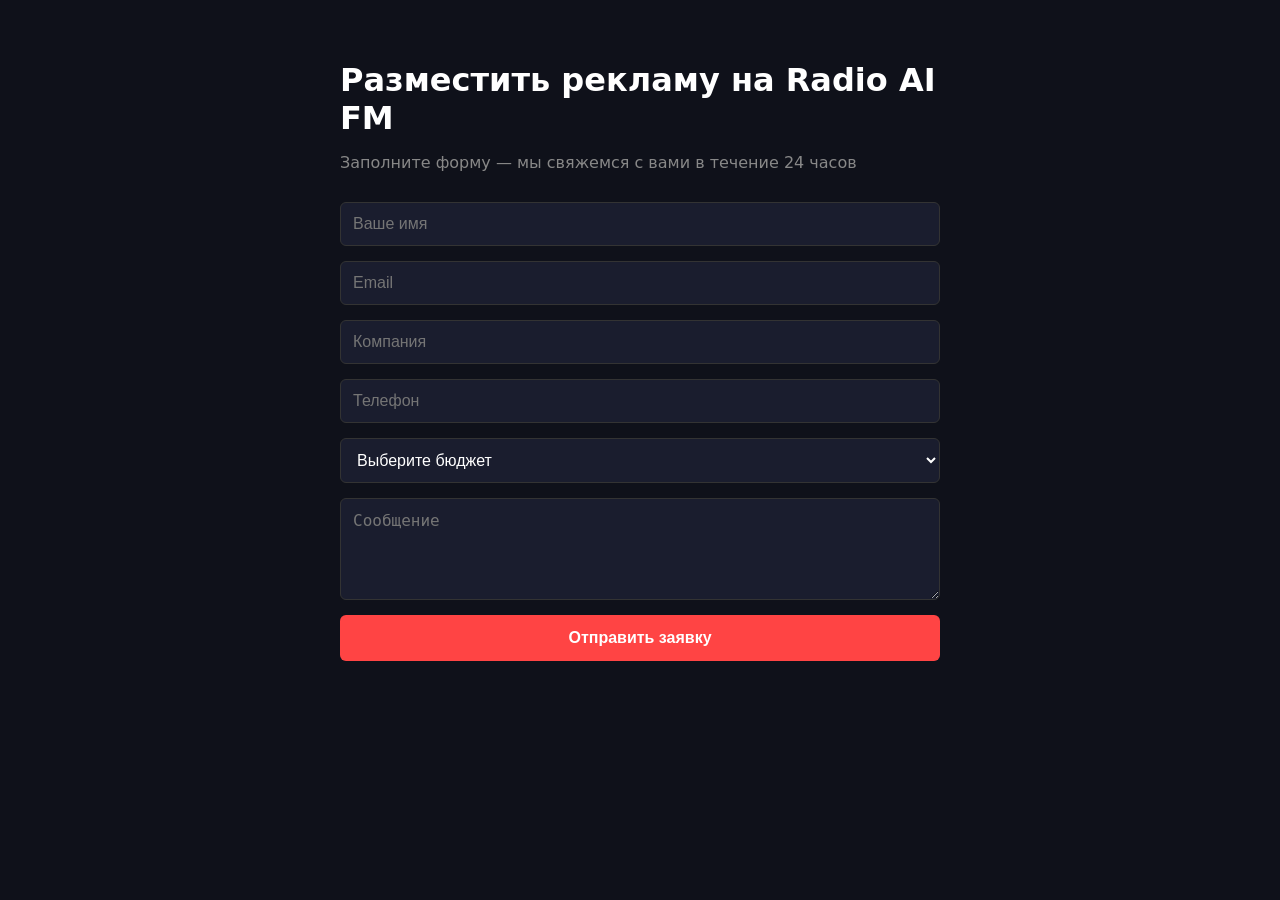
<file: advertisers.html>
<!DOCTYPE html>
<html lang="ru">
<head>
  <meta charset="UTF-8">
  <meta name="viewport" content="width=device-width, initial-scale=1.0">
  <title>Реклама на Radio AI FM — Разместить объявление</title>
  <style>
    body {
      font-family: system-ui, -apple-system, sans-serif;
      background: #0f111a;
      color: #fff;
      margin: 0;
      padding: 40px 20px;
    }
    .container {
      max-width: 600px;
      margin: 0 auto;
    }
    h1 {
      font-size: 2rem;
      margin-bottom: 10px;
    }
    .subtitle {
      color: #888;
      margin-bottom: 30px;
    }
    form {
      display: flex;
      flex-direction: column;
      gap: 15px;
    }
    input, select, textarea {
      padding: 12px;
      background: #1a1d2e;
      border: 1px solid #333;
      border-radius: 6px;
      color: #fff;
      font-size: 1rem;
    }
    button {
      padding: 14px;
      background: #ff4444;
      color: white;
      border: none;
      border-radius: 6px;
      font-size: 1rem;
      font-weight: 600;
      cursor: pointer;
    }
    button:disabled {
      opacity: 0.6;
    }
    #form-message {
      margin-top: 15px;
      text-align: center;
    }
    .success { color: #4caf50; }
    .error { color: #ff6b6b; }
  </style>
</head>
<body>

<div class="container">
  <h1>Разместить рекламу на Radio AI FM</h1>
  <p class="subtitle">Заполните форму — мы свяжемся с вами в течение 24 часов</p>

  <form id="advertiser-form">
    <input type="text" name="name" placeholder="Ваше имя" required>
    <input type="email" name="email" placeholder="Email" required>
    <input type="text" name="company" placeholder="Компания">
    <input type="tel" name="phone" placeholder="Телефон">

    <select name="budget" required>
      <option value="">Выберите бюджет</option>
      <option value="up_to_50k">До 50 000 ₽</option>
      <option value="50k_200k">50 000 — 200 000 ₽</option>
      <option value="200k_plus">Более 200 000 ₽</option>
    </select>

    <textarea name="message" placeholder="Сообщение" rows="4"></textarea>

    <button type="submit" class="btn-primary">Отправить заявку</button>
    <div id="form-message"></div>
  </form>
</div>

<script src="advertiser-form.js"></script>
</body>
</html>
</file>
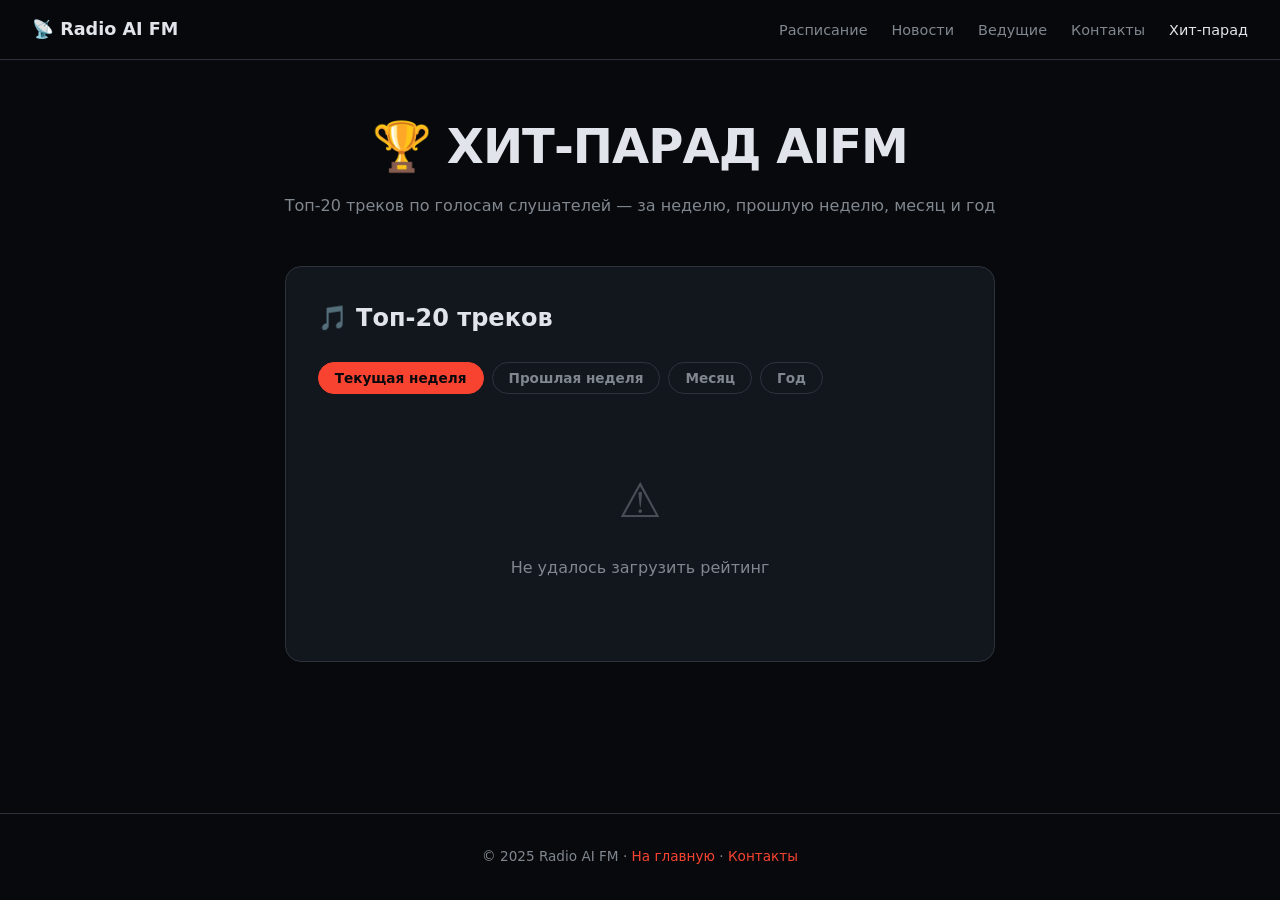
<file: hitparad.html>
<!DOCTYPE html>
<html lang="ru">
<head>
<meta charset="UTF-8">
<link rel="icon" type="image/svg+xml" href="data:image/svg+xml,%3Csvg xmlns='http://www.w3.org/2000/svg' viewBox='0 0 64 64'%3E%3Ccircle cx='32' cy='32' r='30' fill='%2310274f'/%3E%3Ccircle cx='32' cy='32' r='29' fill='none' stroke='%23255a9e' stroke-width='2'/%3E%3Ccircle cx='32' cy='22' r='2.5' fill='%2339a0f4'/%3E%3Crect x='30.8' y='24' width='2.4' height='14' fill='%2339a0f4'/%3E%3Cpath d='M20 30 A14 14 0 0 1 44 30' fill='none' stroke='%2339a0f4' stroke-width='2.5' stroke-linecap='round'/%3E%3Cpath d='M15 23 A20 20 0 0 1 49 23' fill='none' stroke='%2339a0f4' stroke-width='2.5' stroke-linecap='round'/%3E%3Ctext x='32' y='56' text-anchor='middle' font-family='Arial' font-weight='bold' font-size='20' fill='%23ffffff'%3EAI%3C/text%3E%3C/svg%3E">
<meta name="viewport" content="width=device-width, initial-scale=1.0">
<title>ХИТ-ПАРАД — Radio AI FM</title>
<script async src="https://www.googletagmanager.com/gtag/js?id=G-M4TL4D8K51"></script>
<script>
  window.dataLayer = window.dataLayer || [];
  function gtag(){dataLayer.push(arguments);}
  gtag('js', new Date());
  gtag('config', 'G-M4TL4D8K51');
</script>
<style>
  :root {
    --bg: oklch(14% 0.01 260);
    --surface: oklch(20% 0.015 260);
    --surface-raised: oklch(25% 0.015 260);
    --border: oklch(32% 0.02 260);
    --text: oklch(92% 0.01 260);
    --muted: oklch(62% 0.015 260);
    --accent: oklch(65% 0.22 30);
    --accent-dim: oklch(55% 0.18 30);
    --live: oklch(60% 0.2 145);
    --success: oklch(62% 0.2 145);
    --warning: oklch(70% 0.18 40);
  }

  *, *::before, *::after {
    box-sizing: border-box;
    margin: 0;
    padding: 0;
  }

  html {
    scroll-behavior: smooth;
  }

  body {
    font-family: system-ui, -apple-system, sans-serif;
    background: var(--bg);
    color: var(--text);
    line-height: 1.6;
    min-height: 100vh;
    display: flex;
    flex-direction: column;
  }

  a {
    color: var(--accent);
    text-decoration: none;
  }

  a:hover {
    color: var(--accent-dim);
  }

  nav {
    position: sticky;
    top: 0;
    z-index: 100;
    background: oklch(14% 0.01 260 / 0.92);
    backdrop-filter: blur(12px);
    border-bottom: 1px solid var(--border);
    display: flex;
    align-items: center;
    justify-content: space-between;
    padding: 0 2rem;
    height: 60px;
  }

  .nav-logo {
    font-weight: 700;
    font-size: 1.1rem;
    color: var(--text);
    display: flex;
    align-items: center;
    gap: 0.5rem;
  }

  .nav-links {
    display: flex;
    gap: 1.5rem;
    list-style: none;
  }

  .nav-links a {
    color: var(--muted);
    font-size: 0.9rem;
    transition: color 0.15s;
  }

  .nav-links a:hover,
  .nav-links a.active {
    color: var(--text);
  }

  .container {
    max-width: 1100px;
    margin: 0 auto;
    padding: 3rem 1.5rem;
    flex: 1;
  }

  .page-header {
    text-align: center;
    margin-bottom: 3rem;
  }

  .page-header h1 {
    font-size: clamp(2rem, 5vw, 3rem);
    font-weight: 800;
    margin-bottom: 0.5rem;
    letter-spacing: -0.02em;
  }

  .page-header .subtitle {
    color: var(--muted);
    font-size: 1rem;
  }

  .chart-section {
    background: var(--surface);
    border: 1px solid var(--border);
    border-radius: 16px;
    padding: 2rem;
  }

  .chart-section h2 {
    font-size: 1.5rem;
    margin-bottom: 1.5rem;
    display: flex;
    align-items: center;
    gap: 0.5rem;
  }

  /* Стили вкладок — подхватываются классом .period-tab */
  .period-tabs {
    display: flex;
    gap: 0.5rem;
    flex-wrap: wrap;
    margin-bottom: 1.25rem;
  }

  .period-tab {
    font-family: inherit;
    font-size: 0.85rem;
    font-weight: 600;
    color: var(--muted);
    background: transparent;
    border: 1px solid var(--border);
    border-radius: 999px;
    padding: 0.45rem 1rem;
    cursor: pointer;
    transition: color 0.15s, background 0.15s, border-color 0.15s;
  }

  .period-tab:hover {
    color: var(--text);
    background: var(--surface-raised);
  }

  .period-tab.active {
    color: var(--bg);
    background: var(--accent);
    border-color: var(--accent);
  }

  .period-range {
    font-size: 0.85rem;
    color: var(--muted);
    margin-bottom: 0.9rem;
  }

  .chart-list {
    display: flex;
    flex-direction: column;
    gap: 0.5rem;
  }

  .chart-item {
    display: flex;
    align-items: center;
    gap: 1rem;
    padding: 1rem;
    border-radius: 10px;
    transition: background 0.15s;
  }

  .chart-item:hover {
    background: var(--surface-raised);
  }

  .rank {
    font-size: 1.4rem;
    font-weight: 800;
    width: 50px;
    text-align: center;
    color: var(--muted);
    flex-shrink: 0;
  }

  .rank.top-1 {
    color: oklch(75% 0.15 60);
    font-size: 1.8rem;
  }

  .rank.top-2 {
    color: oklch(70% 0.12 40);
    font-size: 1.6rem;
  }

  .rank.top-3 {
    color: oklch(65% 0.10 30);
    font-size: 1.5rem;
  }

  .chart-song {
    flex: 1;
    min-width: 0;
  }

  .chart-title {
    font-weight: 600;
    font-size: 1rem;
    margin-bottom: 0.15rem;
    white-space: nowrap;
    overflow: hidden;
    text-overflow: ellipsis;
  }

  .chart-artist {
    font-size: 0.85rem;
    color: var(--muted);
    white-space: nowrap;
    overflow: hidden;
    text-overflow: ellipsis;
  }

  .votes {
    font-size: 0.9rem;
    color: var(--muted);
    font-weight: 600;
    white-space: nowrap;
    flex-shrink: 0;
  }

  .loading {
    text-align: center;
    color: var(--muted);
    padding: 3rem 1rem;
  }

  .empty-state {
    text-align: center;
    color: var(--muted);
    padding: 3rem 1rem;
  }

  .empty-state-icon {
    font-size: 3rem;
    margin-bottom: 1rem;
    opacity: 0.5;
  }

  footer {
    border-top: 1px solid var(--border);
    padding: 2rem 1.5rem;
    text-align: center;
    font-size: 0.85rem;
    color: var(--muted);
    margin-top: auto;
  }

  footer a {
    color: var(--accent);
  }

  @media (max-width: 640px) {
    nav {
      padding: 0 1rem;
    }

    .nav-links {
      display: none;
    }

    .rank {
      width: 40px;
      font-size: 1.2rem;
    }

    .rank.top-1 {
      font-size: 1.5rem;
    }

    .rank.top-2 {
      font-size: 1.4rem;
    }

    .rank.top-3 {
      font-size: 1.3rem;
    }

    .chart-section {
      padding: 1.25rem;
    }
  }
</style>
</head>
<body>

<nav>
  <a href="/" class="nav-logo">📡 Radio AI FM</a>
  <ul class="nav-links">
    <li><a href="/#schedule">Расписание</a></li>
    <li><a href="/#news">Новости</a></li>
    <li><a href="/#team">Ведущие</a></li>
    <li><a href="/#contacts">Контакты</a></li>
    <li><a href="/hitparad.html" class="active">Хит-парад</a></li>
  </ul>
</nav>

<div class="container">
  <header class="page-header">
    <h1>🏆 ХИТ-ПАРАД AIFM</h1>
    <p class="subtitle">Топ-20 треков по голосам слушателей — за неделю, прошлую неделю, месяц и год</p>
  </header>

  <section class="chart-section">
    <h2>🎵 Топ-20 треков</h2>

    <div class="period-tabs" id="chart-tabs" role="tablist" aria-label="Период хит-парада"></div>
    <div class="period-range" id="chart-range"></div>

    <div class="chart-list" id="chart-list">
      <div class="loading">Загрузка рейтинга...</div>
    </div>
  </section>
</div>

<footer>
  <p>© 2025 Radio AI FM · <a href="/">На главную</a> · <a href="/#contacts">Контакты</a></p>
</footer>

<script>
const API_URL = 'https://aifm-vote.pesnibulgara.workers.dev';
const REFRESH_MS = 60000;

/* Неделя считается с субботы 00:00 по московскому времени.
   «Текущая неделя» — та, что идёт сейчас; «прошлая неделя» — закрытая,
   её и объявляют в субботнем выпуске. */
const TABS = [
  { key: 'week',      label: 'Текущая неделя' },
  { key: 'last_week', label: 'Прошлая неделя' },
  { key: 'month',     label: 'Месяц' },
  { key: 'year',      label: 'Год' },
];

let currentPeriod = 'week';
let allData = null;
let loading = false;

/* ------------------------------- вкладки ------------------------------- */

function renderTabs() {
  const box = document.getElementById('chart-tabs');
  box.innerHTML = TABS.map(t => {
    const active = t.key === currentPeriod;
    return `<button class="period-tab${active ? ' active' : ''}" role="tab"
              aria-selected="${active ? 'true' : 'false'}"
              data-period="${t.key}">${t.label}</button>`;
  }).join('');

  box.querySelectorAll('.period-tab').forEach(btn => {
    btn.addEventListener('click', () => {
      const period = btn.dataset.period;
      if (period === currentPeriod) return;
      currentPeriod = period;
      renderTabs();
      renderChart();
    });
  });
}

/* -------------------------------- список -------------------------------- */

function escapeHtml(text) {
  const div = document.createElement('div');
  div.textContent = text == null ? '' : text;
  return div.innerHTML;
}

function pluralize(count) {
  const mod10 = count % 10;
  const mod100 = count % 100;
  if (mod10 === 1 && mod100 !== 11) return 'голос';
  if (mod10 >= 2 && mod10 <= 4 && (mod100 < 10 || mod100 >= 20)) return 'голоса';
  return 'голосов';
}

function renderChart() {
  const chartList = document.getElementById('chart-list');
  const rangeEl = document.getElementById('chart-range');
  if (!allData) return;

  const songs = allData[currentPeriod] || [];
  const range = (allData.ranges[currentPeriod] || {}).label || '';
  rangeEl.textContent = range;

  if (!songs.length) {
    chartList.innerHTML = `
      <div class="empty-state">
        <div class="empty-state-icon">🎵</div>
        <p>Пока нет проголосованных треков за этот период</p>
        <p style="margin-top:0.5rem;font-size:0.85rem;">Станьте первым, кто проголосует на <a href="/">главной странице</a>!</p>
      </div>
    `;
    return;
  }

  chartList.innerHTML = songs.map((song, index) => {
    const rank = index + 1;
    let rankClass = '';
    if (rank === 1) rankClass = 'top-1';
    else if (rank === 2) rankClass = 'top-2';
    else if (rank === 3) rankClass = 'top-3';

    return `
      <div class="chart-item">
        <div class="rank ${rankClass}">${rank}</div>
        <div class="chart-song">
          <div class="chart-title">${escapeHtml(song.title)}</div>
          <div class="chart-artist">${escapeHtml(song.artist)}</div>
        </div>
        <div class="votes">${song.votes} ${pluralize(song.votes)}</div>
      </div>
    `;
  }).join('');
}

/* ------------------------------- загрузка ------------------------------- */

async function loadChart() {
  if (loading) return;
  loading = true;

  try {
    const res = await fetch(`${API_URL}/chart`);
    const data = await res.json();

    allData = {
      week:      data.week || [],
      last_week: data.last_week || [],
      month:     data.month || [],
      year:      data.year || [],
      ranges:    data.ranges || {},
    };

    renderChart();
  } catch (err) {
    console.error('Ошибка загрузки рейтинга:', err);
    document.getElementById('chart-list').innerHTML = `
      <div class="empty-state">
        <div class="empty-state-icon">⚠️</div>
        <p>Не удалось загрузить рейтинг</p>
      </div>
    `;
  } finally {
    loading = false;
  }
}

renderTabs();
loadChart();
setInterval(loadChart, REFRESH_MS);
</script>

</body>
</html>
</file>
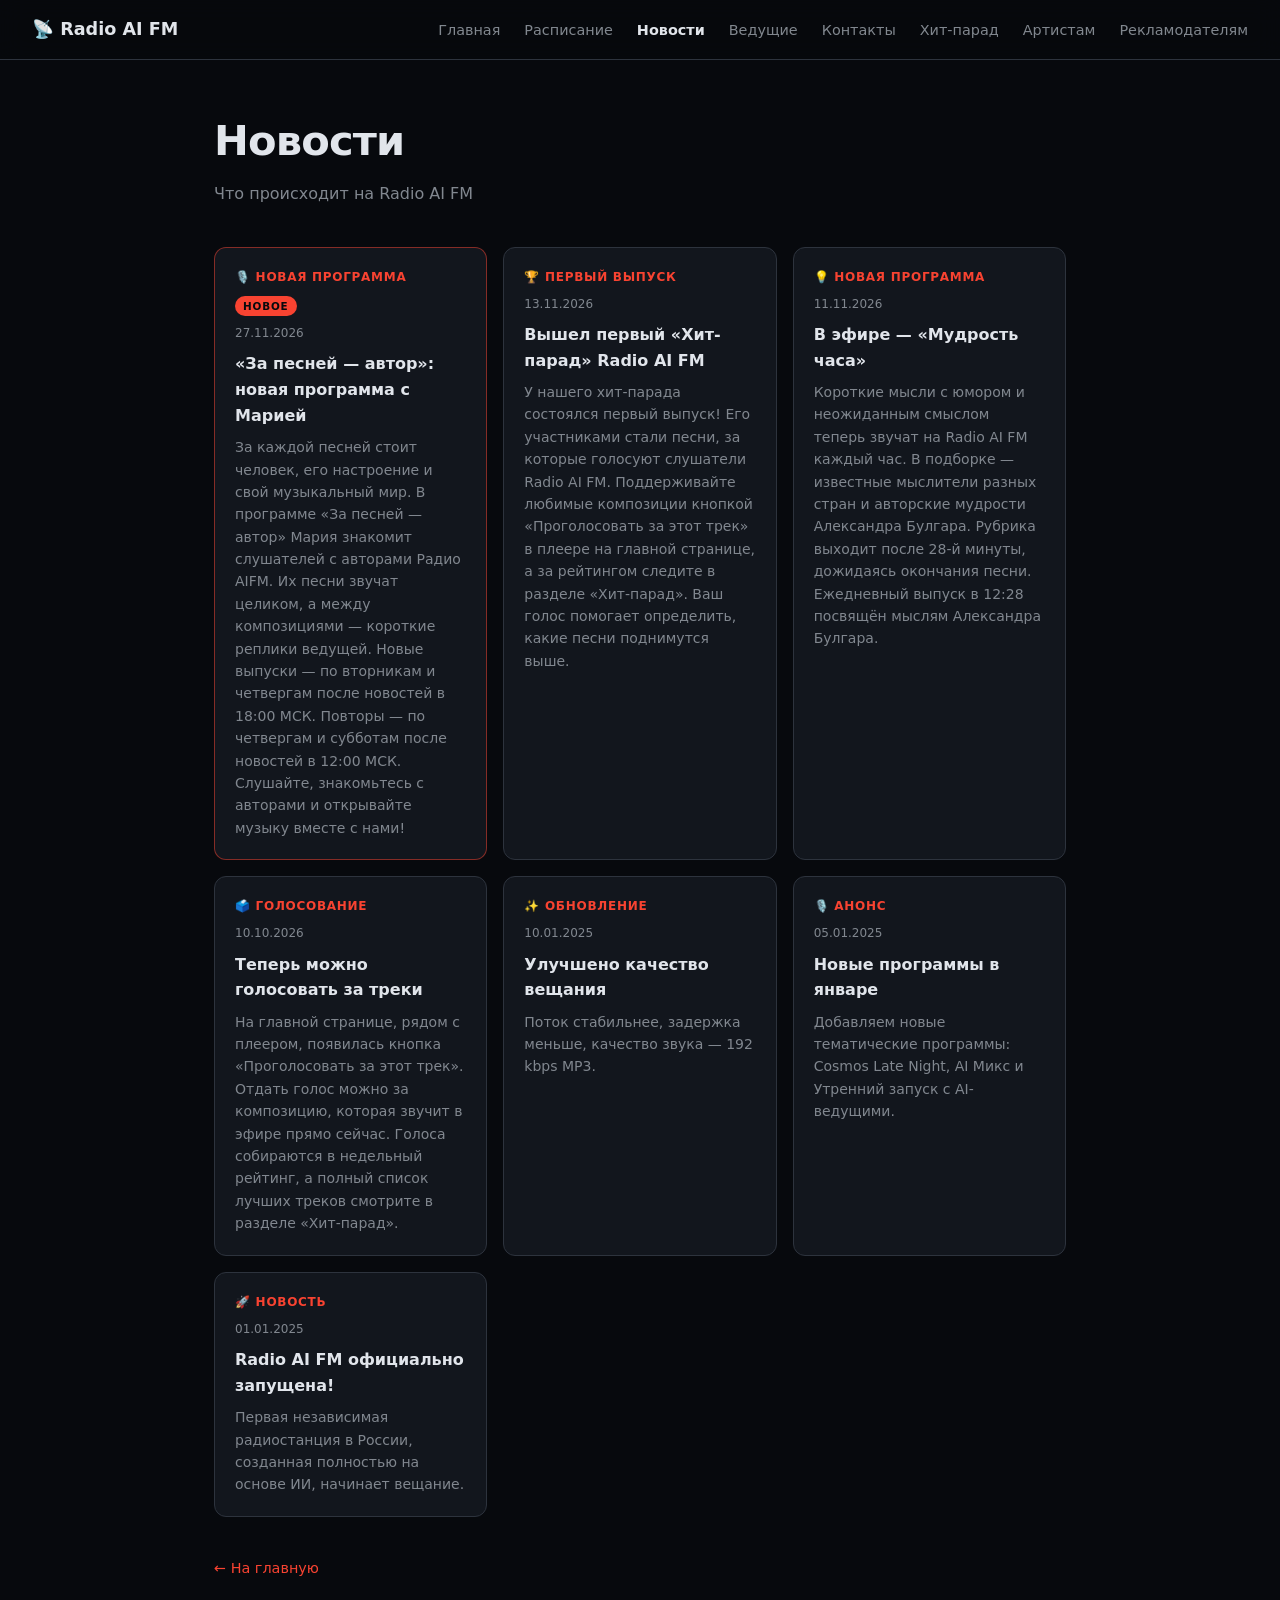
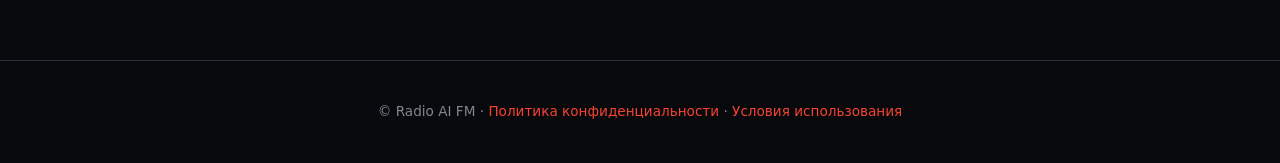
<file: news.html>
<!DOCTYPE html>
<html lang="ru">
<head>
<meta charset="UTF-8"><link rel="icon" type="image/svg+xml" href="data:image/svg+xml,%3Csvg xmlns='http://www.w3.org/2000/svg' viewBox='0 0 64 64'%3E%3Ccircle cx='32' cy='32' r='30' fill='%2310274f'/%3E%3Ccircle cx='32' cy='32' r='29' fill='none' stroke='%23255a9e' stroke-width='2'/%3E%3Ccircle cx='32' cy='22' r='2.5' fill='%2339a0f4'/%3E%3Crect x='30.8' y='24' width='2.4' height='14' fill='%2339a0f4'/%3E%3Cpath d='M20 30 A14 14 0 0 1 44 30' fill='none' stroke='%2339a0f4' stroke-width='2.5' stroke-linecap='round'/%3E%3Cpath d='M15 23 A20 20 0 0 1 49 23' fill='none' stroke='%2339a0f4' stroke-width='2.5' stroke-linecap='round'/%3E%3Ctext x='32' y='56' text-anchor='middle' font-family='Arial' font-weight='bold' font-size='20' fill='%23ffffff'%3EAI%3C/text%3E%3C/svg%3E">
<meta name="viewport" content="width=device-width, initial-scale=1.0">
<title>Новости — Radio AI FM</title>
<meta name="description" content="Новости и обновления Radio AI FM: эфир, программы, голосование за треки.">
<script async src="https://www.googletagmanager.com/gtag/js?id=G-M4TL4D8K51"></script>
<script>
  window.dataLayer = window.dataLayer || [];
  function gtag(){dataLayer.push(arguments);}
  gtag('js', new Date());
  gtag('config', 'G-M4TL4D8K51');
</script>
<style>
  :root {
    --bg: oklch(14% 0.01 260);
    --surface: oklch(20% 0.015 260);
    --surface-raised: oklch(25% 0.015 260);
    --border: oklch(32% 0.02 260);
    --text: oklch(92% 0.01 260);
    --muted: oklch(62% 0.015 260);
    --accent: oklch(65% 0.22 30);
    --accent-dim: oklch(55% 0.18 30);
    --live: oklch(60% 0.2 145);
  }
  *, *::before, *::after { box-sizing: border-box; margin: 0; padding: 0; }
  html { scroll-behavior: smooth; }
  body {
    font-family: system-ui, -apple-system, sans-serif;
    background: var(--bg);
    color: var(--text);
    line-height: 1.6;
  }
  a { color: var(--accent); text-decoration: none; }
  a:hover { color: var(--accent-dim); }

  nav {
    position: sticky; top: 0; z-index: 100;
    background: oklch(14% 0.01 260 / 0.92);
    backdrop-filter: blur(12px);
    border-bottom: 1px solid var(--border);
    display: flex; align-items: center; justify-content: space-between;
    padding: 0 2rem; height: 60px;
  }
  .nav-logo { font-weight: 700; font-size: 1.1rem; color: var(--text); display: flex; align-items: center; gap: 0.5rem; }
  .nav-links { display: flex; gap: 1.5rem; list-style: none; }
  .nav-links a { color: var(--muted); font-size: 0.9rem; transition: color 0.15s; }
  .nav-links a:hover { color: var(--text); }
  .nav-links a.active { color: var(--text); font-weight: 600; }

  main { max-width: 900px; margin: 0 auto; padding: 3rem 1.5rem 5rem; }
  .page-title { font-size: clamp(1.8rem, 4vw, 2.6rem); font-weight: 800; letter-spacing: -0.02em; }
  .page-sub { color: var(--muted); margin: 0.4rem 0 2.5rem; font-size: 1rem; }

  .news-grid { display: grid; grid-template-columns: repeat(auto-fit, minmax(260px, 1fr)); gap: 1rem; }
  .news-card {
    background: var(--surface); border: 1px solid var(--border); border-radius: 12px;
    padding: 1.25rem; display: flex; flex-direction: column; gap: 0.5rem;
  }
  .news-tag { font-size: 0.75rem; font-weight: 700; color: var(--accent); text-transform: uppercase; letter-spacing: 0.06em; }
  .news-date { font-size: 0.75rem; color: var(--muted); }
  .news-card h3 { font-size: 1rem; }
  .news-card p { font-size: 0.875rem; color: var(--muted); }

  .is-new { border-color: oklch(65% 0.22 30 / 0.5); }
  .badge-new {
    align-self: flex-start;
    font-size: 0.65rem; font-weight: 700; letter-spacing: 0.08em;
    background: var(--accent); color: oklch(14% 0.01 260);
    padding: 0.1rem 0.5rem; border-radius: 99px;
  }

  .news-empty {
    color: var(--muted); text-align: center; padding: 2.5rem 1rem;
    border: 1px dashed var(--border); border-radius: 12px; grid-column: 1 / -1;
  }
  .back { display: inline-block; margin-top: 2.5rem; font-size: 0.9rem; }

  footer {
    border-top: 1px solid var(--border);
    padding: 2.5rem 1.5rem; text-align: center;
    font-size: 0.85rem; color: var(--muted);
  }

  @media (max-width: 640px) {
    nav { padding: 0 1rem; }
    .nav-links { display: none; }
  }
</style>
</head>
<body>

<nav>
  <div class="nav-logo">📡 Radio AI FM</div>
  <ul class="nav-links">
    <li><a href="/">Главная</a></li>
    <li><a href="/#schedule">Расписание</a></li>
    <li><a href="/news.html" class="active">Новости</a></li>
    <li><a href="/#team">Ведущие</a></li>
    <li><a href="/#contacts">Контакты</a></li>
    <li><a href="/hitparad.html">Хит-парад</a></li>
    <li><a href="/artists.html">Артистам</a></li>
    <li><a href="/advertisers.html">Рекламодателям</a></li>
  </ul>
</nav>

<main>
  <h1 class="page-title">Новости</h1>
  <p class="page-sub">Что происходит на Radio AI FM</p>
  <div class="news-grid" id="newsGrid">
    <div class="news-empty">Загружаю новости…</div>
  </div>
  <a class="back" href="/">← На главную</a>
</main>

<footer>
  © Radio AI FM · <a href="/privacy.html">Политика конфиденциальности</a> · <a href="/terms.html">Условия использования</a>
</footer>

<script>
/* Отдельная страница новостей.
   Данные — в news.json, порядок задаётся полем date (ДД.ММ.ГГГГ). */
(function () {
  "use strict";
  const NEWS_URL = "./news.json";
  const FRESH_DAYS = 14;   // сколько дней считать новость свежей и помечать

  function toOrdinal(s) {
    const m = /^(\d{2})\.(\d{2})\.(\d{4})$/.exec(String(s || "").trim());
    if (!m) return 0;
    const d = +m[1], mo = +m[2], y = +m[3];
    if (mo < 1 || mo > 12 || d < 1 || d > 31) return 0;
    return Date.UTC(y, mo - 1, d);
  }

  function isFresh(n) {
    const t = toOrdinal(n.date);
    if (!t) return false;
    const now = Date.now();
    return now >= t && (now - t) <= FRESH_DAYS * 86400000;
  }

  function card(n) {
    const el = document.createElement("article");
    el.className = "news-card" + (isFresh(n) ? " is-new" : "");

    const top = document.createElement("div");
    top.style.display = "flex";
    top.style.alignItems = "center";
    top.style.gap = "0.6rem";
    top.style.flexWrap = "wrap";

    const tag = document.createElement("span");
    tag.className = "news-tag";
    tag.textContent = n.tag || "";
    top.appendChild(tag);

    if (isFresh(n)) {
      const b = document.createElement("span");
      b.className = "badge-new";
      b.textContent = "НОВОЕ";
      top.appendChild(b);
    }

    const date = document.createElement("time");
    date.className = "news-date";
    date.textContent = n.date || "";

    const h3 = document.createElement("h3");
    h3.textContent = n.title || "";

    const p = document.createElement("p");
    p.textContent = n.text || "";

    el.appendChild(top);
    el.appendChild(date);
    el.appendChild(h3);
    el.appendChild(p);
    return el;
  }

  function empty(text) {
    const el = document.createElement("div");
    el.className = "news-empty";
    el.textContent = text;
    return el;
  }

  const grid = document.getElementById("newsGrid");
  if (!grid) return;

  fetch(NEWS_URL, { cache: "no-store" })
    .then(function (r) {
      if (!r.ok) throw new Error("HTTP " + r.status);
      return r.json();
    })
    .then(function (items) {
      if (!Array.isArray(items)) throw new Error("news.json должен содержать массив");
      grid.innerHTML = "";
      if (!items.length) { grid.appendChild(empty("Новостей пока нет.")); return; }
      items
        .slice()
        .sort(function (a, b) { return toOrdinal(b.date) - toOrdinal(a.date); })
        .forEach(function (n) { grid.appendChild(card(n)); });
    })
    .catch(function (e) {
      grid.innerHTML = "";
      grid.appendChild(empty("Не удалось загрузить новости: " + e.message));
    });
})();
</script>
</body>
</html>
</file>
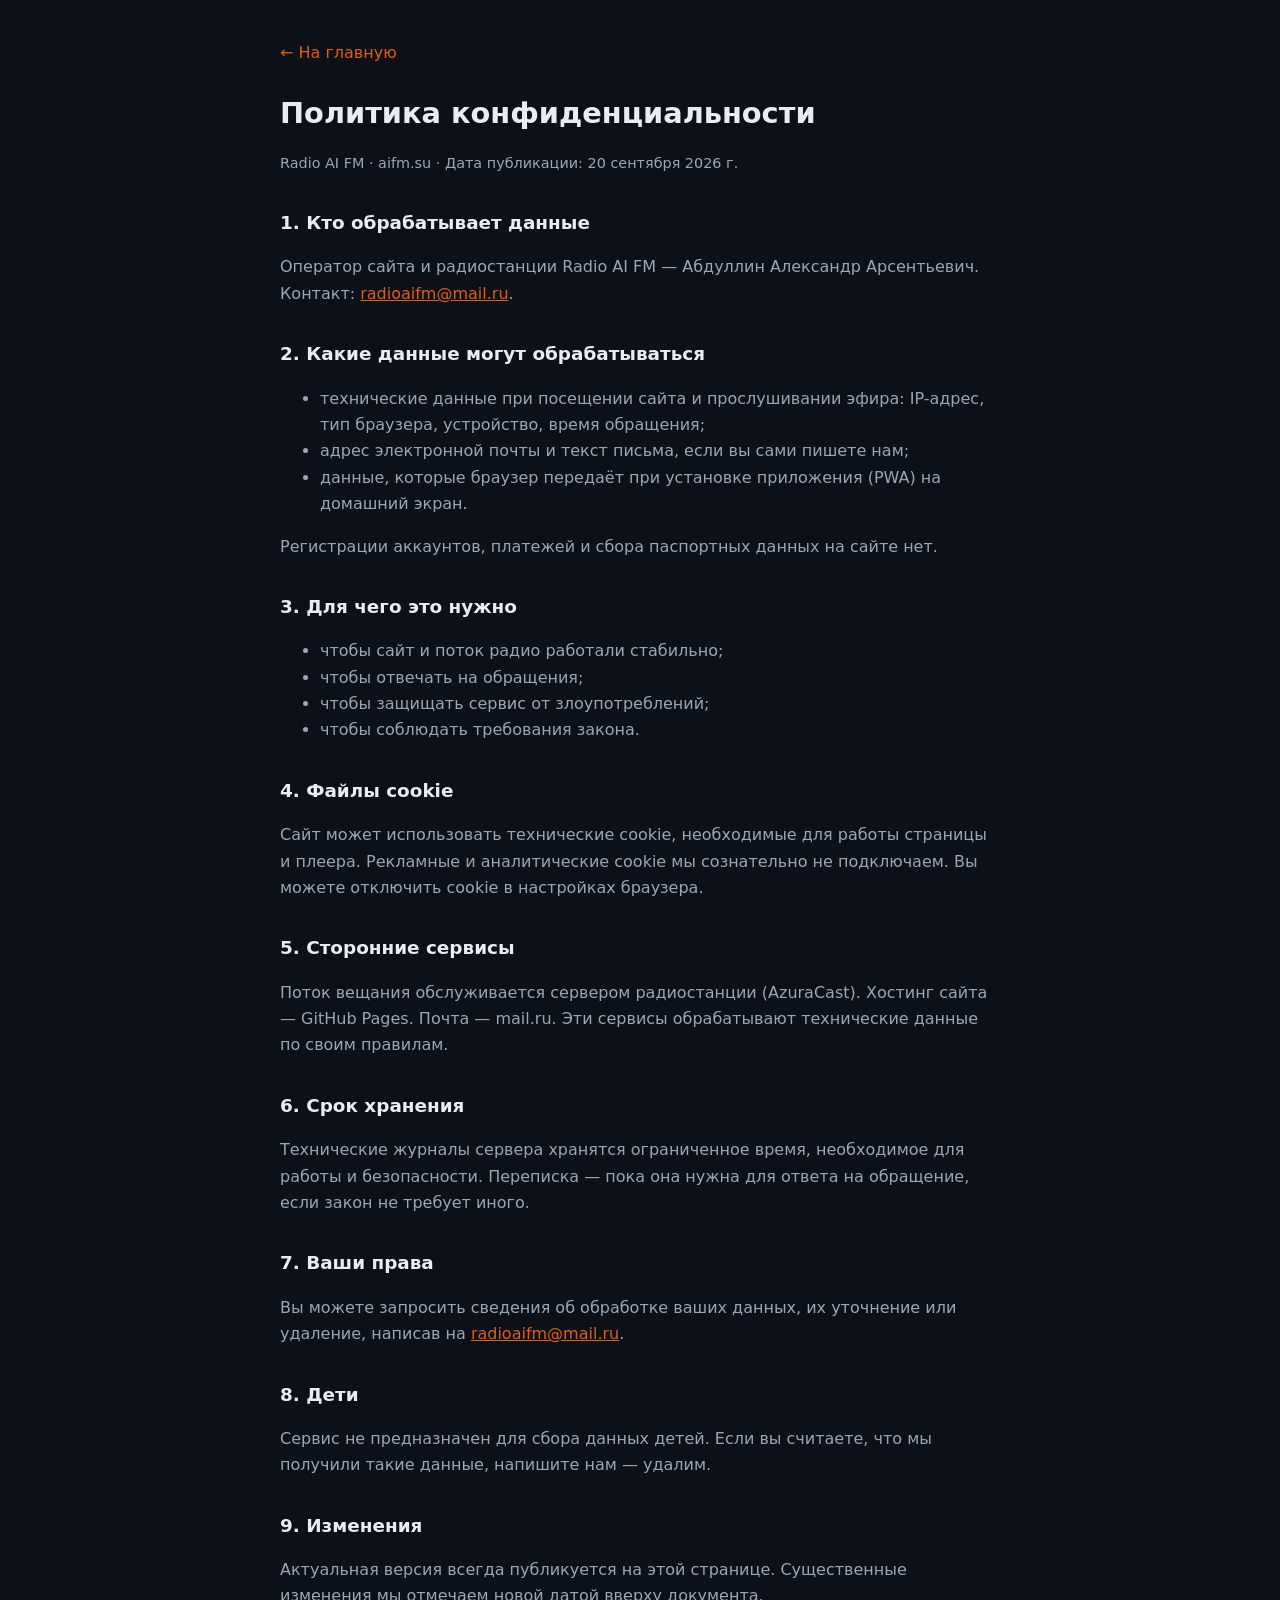
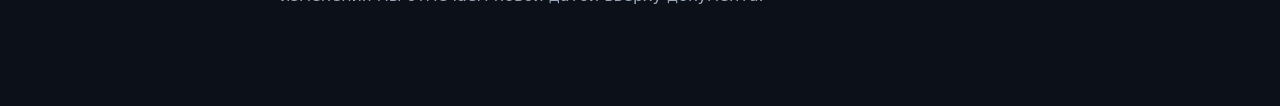
<file: privacy.html>
<!DOCTYPE html>
<html lang="ru">
<head>
  <meta charset="UTF-8">
  <meta name="viewport" content="width=device-width, initial-scale=1">
  <title>Политика конфиденциальности — Radio AI FM</title>
  <style>
    :root { --bg:#0c1018; --card:#141a24; --text:#e8edf5; --muted:#9aa6b8; --accent:#e85d04; }
    * { box-sizing: border-box; }
    body { margin:0; font-family: system-ui, -apple-system, Segoe UI, Roboto, Arial, sans-serif;
           background:var(--bg); color:var(--text); line-height:1.65; }
    .wrap { max-width:760px; margin:0 auto; padding:40px 20px 80px; }
    a { color:var(--accent); }
    h1 { font-size:1.8rem; margin:0 0 8px; }
    h2 { font-size:1.15rem; margin:32px 0 10px; }
    p, li { color:var(--muted); }
    .meta { color:var(--muted); font-size:.9rem; margin-bottom:32px; }
    .back { display:inline-block; margin-bottom:24px; text-decoration:none; }
  </style>
</head>
<body>
  <div class="wrap">
    <a class="back" href="/">← На главную</a>
    <h1>Политика конфиденциальности</h1>
    <p class="meta">Radio AI FM · aifm.su · Дата публикации: 20 сентября 2026 г.</p>

    <h2>1. Кто обрабатывает данные</h2>
    <p>
      Оператор сайта и радиостанции Radio AI FM — Абдуллин Александр Арсентьевич.
      Контакт: <a href="mailto:radioaifm@mail.ru">radioaifm@mail.ru</a>.
    </p>

    <h2>2. Какие данные могут обрабатываться</h2>
    <ul>
      <li>технические данные при посещении сайта и прослушивании эфира: IP-адрес, тип браузера, устройство, время обращения;</li>
      <li>адрес электронной почты и текст письма, если вы сами пишете нам;</li>
      <li>данные, которые браузер передаёт при установке приложения (PWA) на домашний экран.</li>
    </ul>
    <p>Регистрации аккаунтов, платежей и сбора паспортных данных на сайте нет.</p>

    <h2>3. Для чего это нужно</h2>
    <ul>
      <li>чтобы сайт и поток радио работали стабильно;</li>
      <li>чтобы отвечать на обращения;</li>
      <li>чтобы защищать сервис от злоупотреблений;</li>
      <li>чтобы соблюдать требования закона.</li>
    </ul>

    <h2>4. Файлы cookie</h2>
    <p>
      Сайт может использовать технические cookie, необходимые для работы страницы
      и плеера. Рекламные и аналитические cookie мы сознательно не подключаем.
      Вы можете отключить cookie в настройках браузера.
    </p>

    <h2>5. Сторонние сервисы</h2>
    <p>
      Поток вещания обслуживается сервером радиостанции (AzuraCast).
      Хостинг сайта — GitHub Pages. Почта — mail.ru.
      Эти сервисы обрабатывают технические данные по своим правилам.
    </p>

    <h2>6. Срок хранения</h2>
    <p>
      Технические журналы сервера хранятся ограниченное время, необходимое
      для работы и безопасности. Переписка — пока она нужна для ответа
      на обращение, если закон не требует иного.
    </p>

    <h2>7. Ваши права</h2>
    <p>
      Вы можете запросить сведения об обработке ваших данных, их уточнение
      или удаление, написав на
      <a href="mailto:radioaifm@mail.ru">radioaifm@mail.ru</a>.
    </p>

    <h2>8. Дети</h2>
    <p>
      Сервис не предназначен для сбора данных детей. Если вы считаете,
      что мы получили такие данные, напишите нам — удалим.
    </p>

    <h2>9. Изменения</h2>
    <p>
      Актуальная версия всегда публикуется на этой странице.
      Существенные изменения мы отмечаем новой датой вверху документа.
    </p>
  </div>
</body>
</html>
</file>
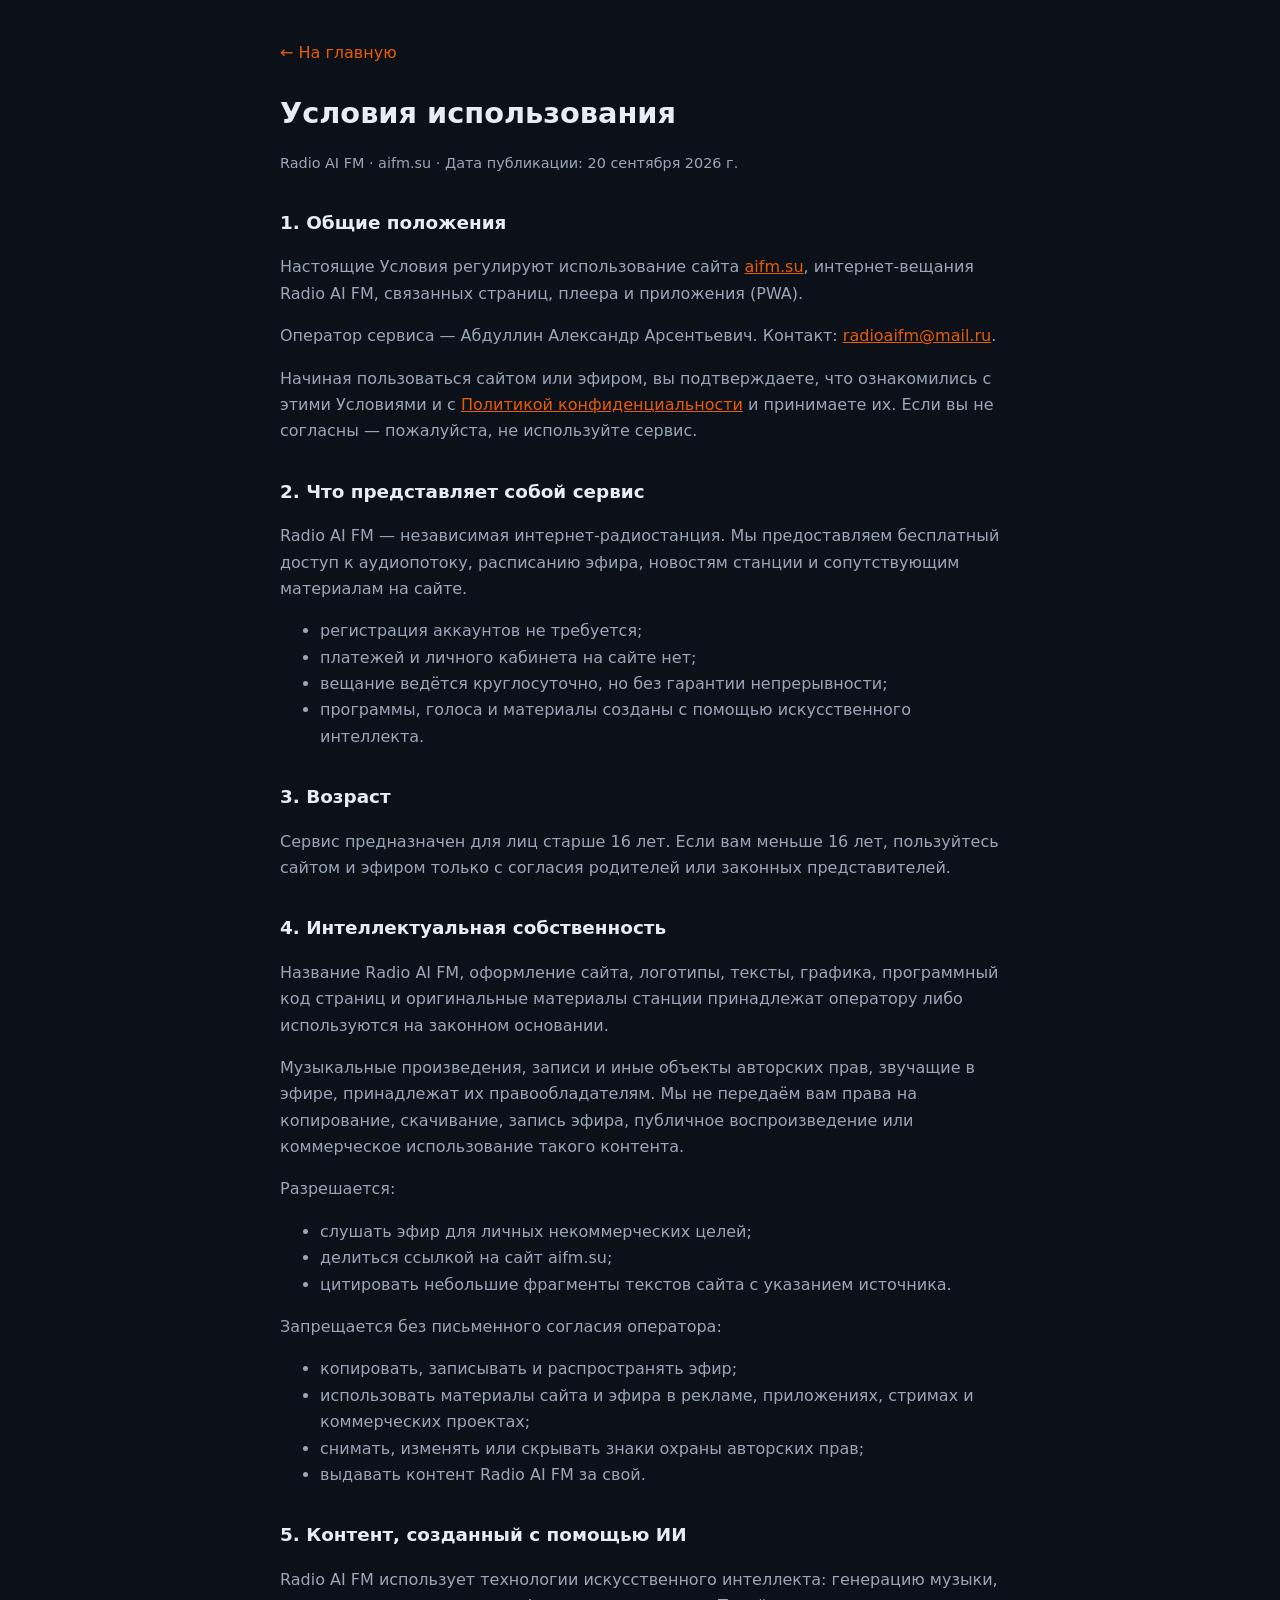
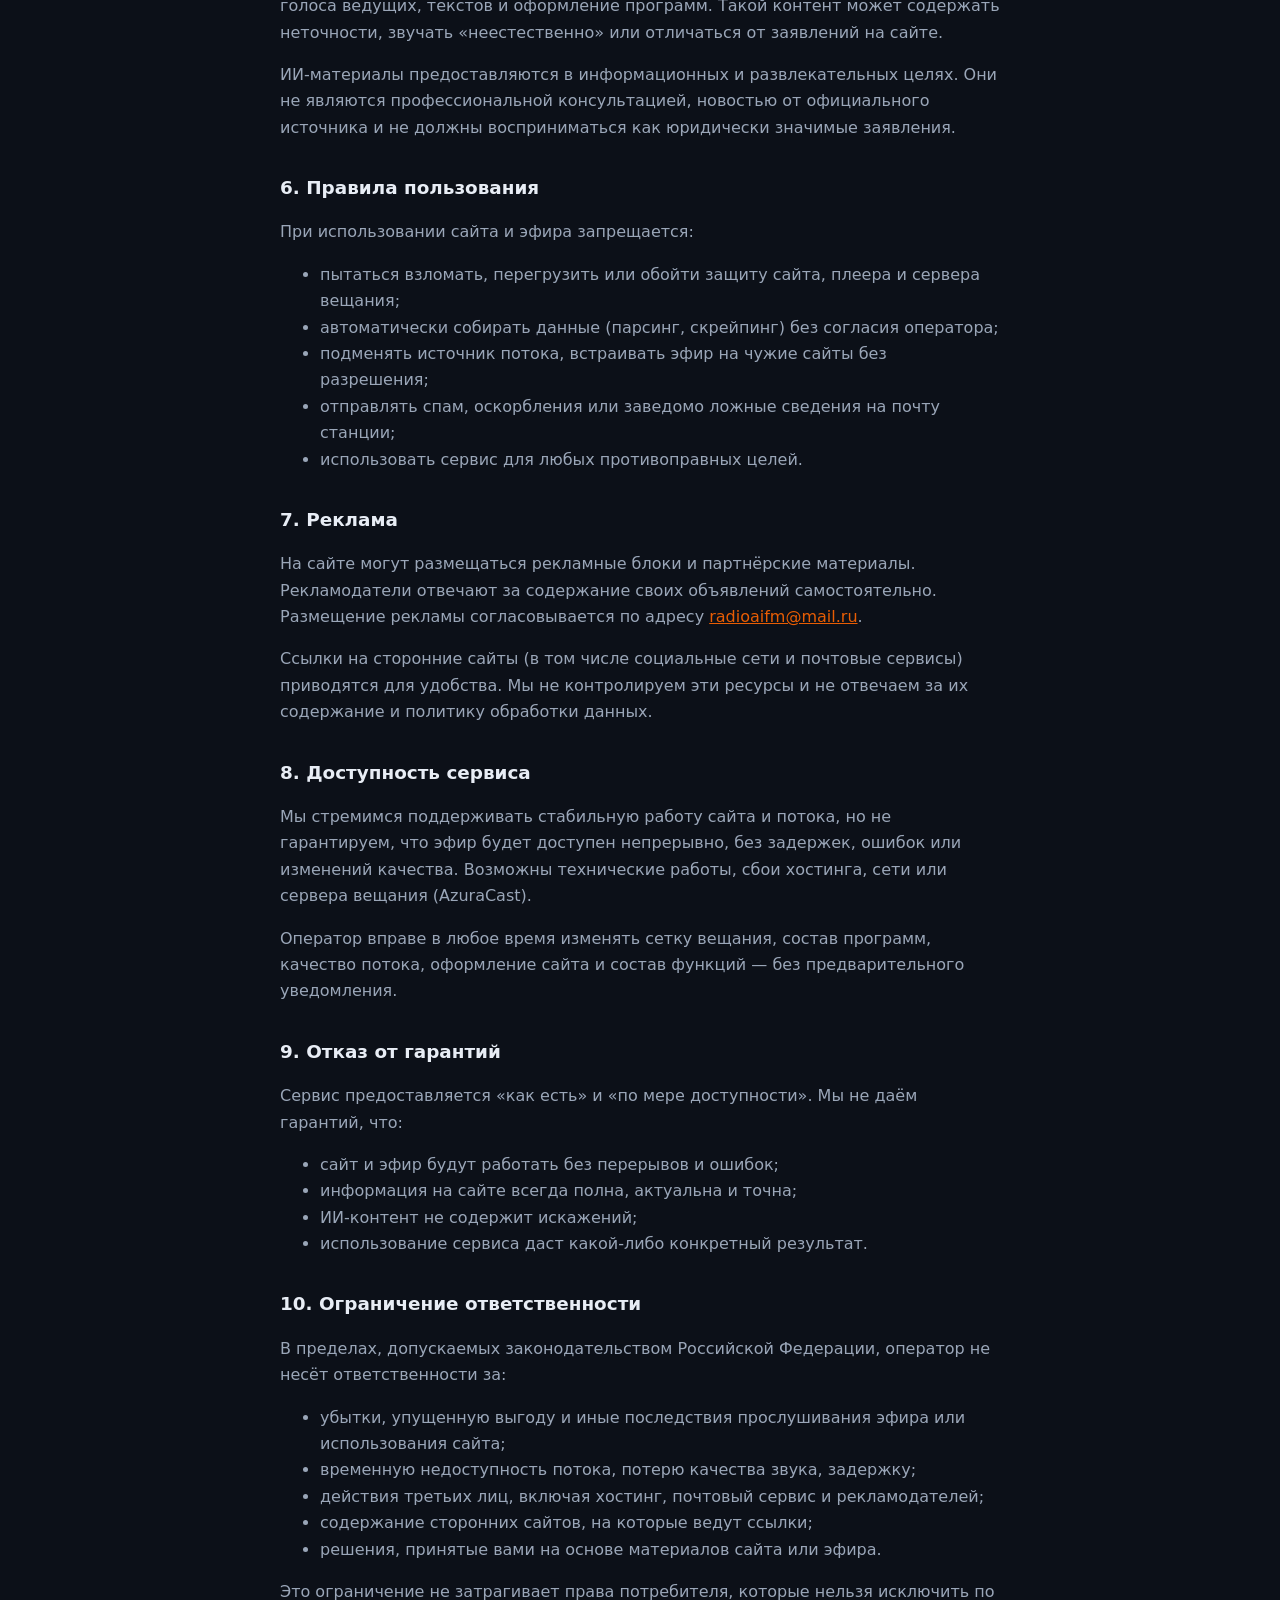
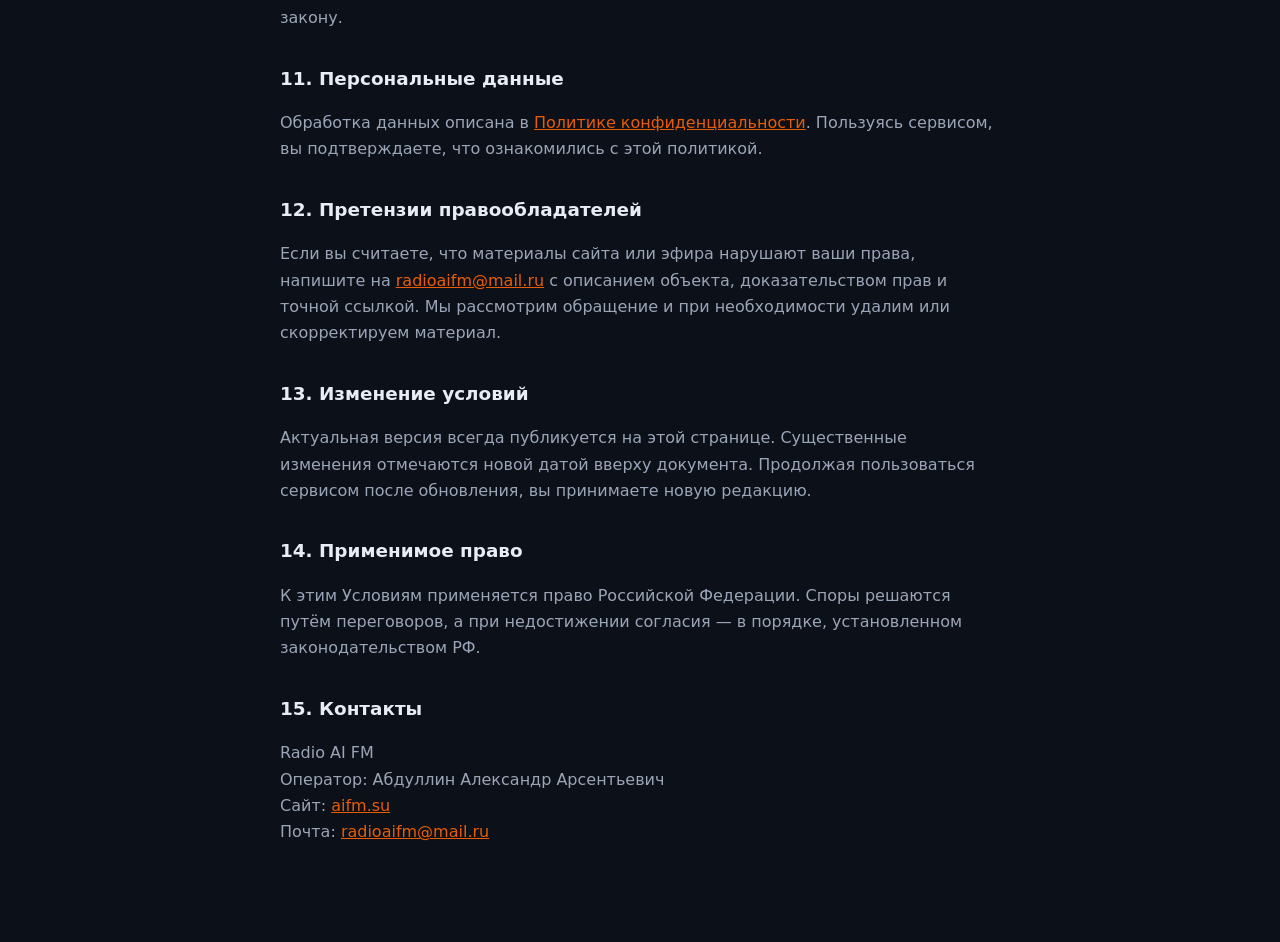
<file: terms.html>
<!DOCTYPE html>
<html lang="ru">
<head>
  <meta charset="UTF-8">
  <meta name="viewport" content="width=device-width, initial-scale=1">
  <title>Условия использования — Radio AI FM</title>
  <style>
    :root { --bg:#0c1018; --card:#141a24; --text:#e8edf5; --muted:#9aa6b8; --accent:#e85d04; }
    * { box-sizing: border-box; }
    body { margin:0; font-family: system-ui, -apple-system, Segoe UI, Roboto, Arial, sans-serif;
           background:var(--bg); color:var(--text); line-height:1.65; }
    .wrap { max-width:760px; margin:0 auto; padding:40px 20px 80px; }
    a { color:var(--accent); }
    h1 { font-size:1.8rem; margin:0 0 8px; }
    h2 { font-size:1.15rem; margin:32px 0 10px; }
    p, li { color:var(--muted); }
    .meta { color:var(--muted); font-size:.9rem; margin-bottom:32px; }
    .back { display:inline-block; margin-bottom:24px; text-decoration:none; }
  </style>
</head>
<body>
  <div class="wrap">
    <a class="back" href="/">← На главную</a>
    <h1>Условия использования</h1>
    <p class="meta">Radio AI FM · aifm.su · Дата публикации: 20 сентября 2026 г.</p>

    <h2>1. Общие положения</h2>
    <p>
      Настоящие Условия регулируют использование сайта <a href="https://aifm.su">aifm.su</a>,
      интернет-вещания Radio AI FM, связанных страниц, плеера и приложения (PWA).
    </p>
    <p>
      Оператор сервиса — Абдуллин Александр Арсентьевич.
      Контакт: <a href="mailto:radioaifm@mail.ru">radioaifm@mail.ru</a>.
    </p>
    <p>
      Начиная пользоваться сайтом или эфиром, вы подтверждаете, что ознакомились
      с этими Условиями и с
      <a href="/privacy.html">Политикой конфиденциальности</a>
      и принимаете их. Если вы не согласны — пожалуйста, не используйте сервис.
    </p>

    <h2>2. Что представляет собой сервис</h2>
    <p>
      Radio AI FM — независимая интернет-радиостанция. Мы предоставляем
      бесплатный доступ к аудиопотоку, расписанию эфира, новостям станции
      и сопутствующим материалам на сайте.
    </p>
    <ul>
      <li>регистрация аккаунтов не требуется;</li>
      <li>платежей и личного кабинета на сайте нет;</li>
      <li>вещание ведётся круглосуточно, но без гарантии непрерывности;</li>
      <li>программы, голоса и материалы созданы с помощью искусственного интеллекта.</li>
    </ul>

    <h2>3. Возраст</h2>
    <p>
      Сервис предназначен для лиц старше 16 лет. Если вам меньше 16 лет,
      пользуйтесь сайтом и эфиром только с согласия родителей или законных представителей.
    </p>

    <h2>4. Интеллектуальная собственность</h2>
    <p>
      Название Radio AI FM, оформление сайта, логотипы, тексты, графика,
      программный код страниц и оригинальные материалы станции принадлежат оператору
      либо используются на законном основании.
    </p>
    <p>
      Музыкальные произведения, записи и иные объекты авторских прав,
      звучащие в эфире, принадлежат их правообладателям. Мы не передаём вам
      права на копирование, скачивание, запись эфира, публичное воспроизведение
      или коммерческое использование такого контента.
    </p>
    <p>Разрешается:</p>
    <ul>
      <li>слушать эфир для личных некоммерческих целей;</li>
      <li>делиться ссылкой на сайт aifm.su;</li>
      <li>цитировать небольшие фрагменты текстов сайта с указанием источника.</li>
    </ul>
    <p>Запрещается без письменного согласия оператора:</p>
    <ul>
      <li>копировать, записывать и распространять эфир;</li>
      <li>использовать материалы сайта и эфира в рекламе, приложениях, стримах и коммерческих проектах;</li>
      <li>снимать, изменять или скрывать знаки охраны авторских прав;</li>
      <li>выдавать контент Radio AI FM за свой.</li>
    </ul>

    <h2>5. Контент, созданный с помощью ИИ</h2>
    <p>
      Radio AI FM использует технологии искусственного интеллекта: генерацию
      музыки, голоса ведущих, текстов и оформление программ. Такой контент
      может содержать неточности, звучать «неестественно» или отличаться
      от заявлений на сайте.
    </p>
    <p>
      ИИ-материалы предоставляются в информационных и развлекательных целях.
      Они не являются профессиональной консультацией, новостью от официального
      источника и не должны восприниматься как юридически значимые заявления.
    </p>

    <h2>6. Правила пользования</h2>
    <p>При использовании сайта и эфира запрещается:</p>
    <ul>
      <li>пытаться взломать, перегрузить или обойти защиту сайта, плеера и сервера вещания;</li>
      <li>автоматически собирать данные (парсинг, скрейпинг) без согласия оператора;</li>
      <li>подменять источник потока, встраивать эфир на чужие сайты без разрешения;</li>
      <li>отправлять спам, оскорбления или заведомо ложные сведения на почту станции;</li>
      <li>использовать сервис для любых противоправных целей.</li>
    </ul>

    <h2>7. Реклама</h2>
    <p>
      На сайте могут размещаться рекламные блоки и партнёрские материалы.
      Рекламодатели отвечают за содержание своих объявлений самостоятельно.
      Размещение рекламы согласовывается по адресу
      <a href="mailto:radioaifm@mail.ru">radioaifm@mail.ru</a>.
    </p>
    <p>
      Ссылки на сторонние сайты (в том числе социальные сети и почтовые сервисы)
      приводятся для удобства. Мы не контролируем эти ресурсы и не отвечаем
      за их содержание и политику обработки данных.
    </p>

    <h2>8. Доступность сервиса</h2>
    <p>
      Мы стремимся поддерживать стабильную работу сайта и потока, но не гарантируем,
      что эфир будет доступен непрерывно, без задержек, ошибок или изменений качества.
      Возможны технические работы, сбои хостинга, сети или сервера вещания (AzuraCast).
    </p>
    <p>
      Оператор вправе в любое время изменять сетку вещания, состав программ,
      качество потока, оформление сайта и состав функций — без предварительного уведомления.
    </p>

    <h2>9. Отказ от гарантий</h2>
    <p>
      Сервис предоставляется «как есть» и «по мере доступности».
      Мы не даём гарантий, что:
    </p>
    <ul>
      <li>сайт и эфир будут работать без перерывов и ошибок;</li>
      <li>информация на сайте всегда полна, актуальна и точна;</li>
      <li>ИИ-контент не содержит искажений;</li>
      <li>использование сервиса даст какой-либо конкретный результат.</li>
    </ul>

    <h2>10. Ограничение ответственности</h2>
    <p>
      В пределах, допускаемых законодательством Российской Федерации,
      оператор не несёт ответственности за:
    </p>
    <ul>
      <li>убытки, упущенную выгоду и иные последствия прослушивания эфира или использования сайта;</li>
      <li>временную недоступность потока, потерю качества звука, задержку;</li>
      <li>действия третьих лиц, включая хостинг, почтовый сервис и рекламодателей;</li>
      <li>содержание сторонних сайтов, на которые ведут ссылки;</li>
      <li>решения, принятые вами на основе материалов сайта или эфира.</li>
    </ul>
    <p>
      Это ограничение не затрагивает права потребителя, которые нельзя исключить по закону.
    </p>

    <h2>11. Персональные данные</h2>
    <p>
      Обработка данных описана в
      <a href="/privacy.html">Политике конфиденциальности</a>.
      Пользуясь сервисом, вы подтверждаете, что ознакомились с этой политикой.
    </p>

    <h2>12. Претензии правообладателей</h2>
    <p>
      Если вы считаете, что материалы сайта или эфира нарушают ваши права,
      напишите на <a href="mailto:radioaifm@mail.ru">radioaifm@mail.ru</a>
      с описанием объекта, доказательством прав и точной ссылкой.
      Мы рассмотрим обращение и при необходимости удалим или скорректируем материал.
    </p>

    <h2>13. Изменение условий</h2>
    <p>
      Актуальная версия всегда публикуется на этой странице.
      Существенные изменения отмечаются новой датой вверху документа.
      Продолжая пользоваться сервисом после обновления, вы принимаете новую редакцию.
    </p>

    <h2>14. Применимое право</h2>
    <p>
      К этим Условиям применяется право Российской Федерации.
      Споры решаются путём переговоров, а при недостижении согласия —
      в порядке, установленном законодательством РФ.
    </p>

    <h2>15. Контакты</h2>
    <p>
      Radio AI FM<br>
      Оператор: Абдуллин Александр Арсентьевич<br>
      Сайт: <a href="https://aifm.su">aifm.su</a><br>
      Почта: <a href="mailto:radioaifm@mail.ru">radioaifm@mail.ru</a>
    </p>
  </div>
</body>
</html>
</file>
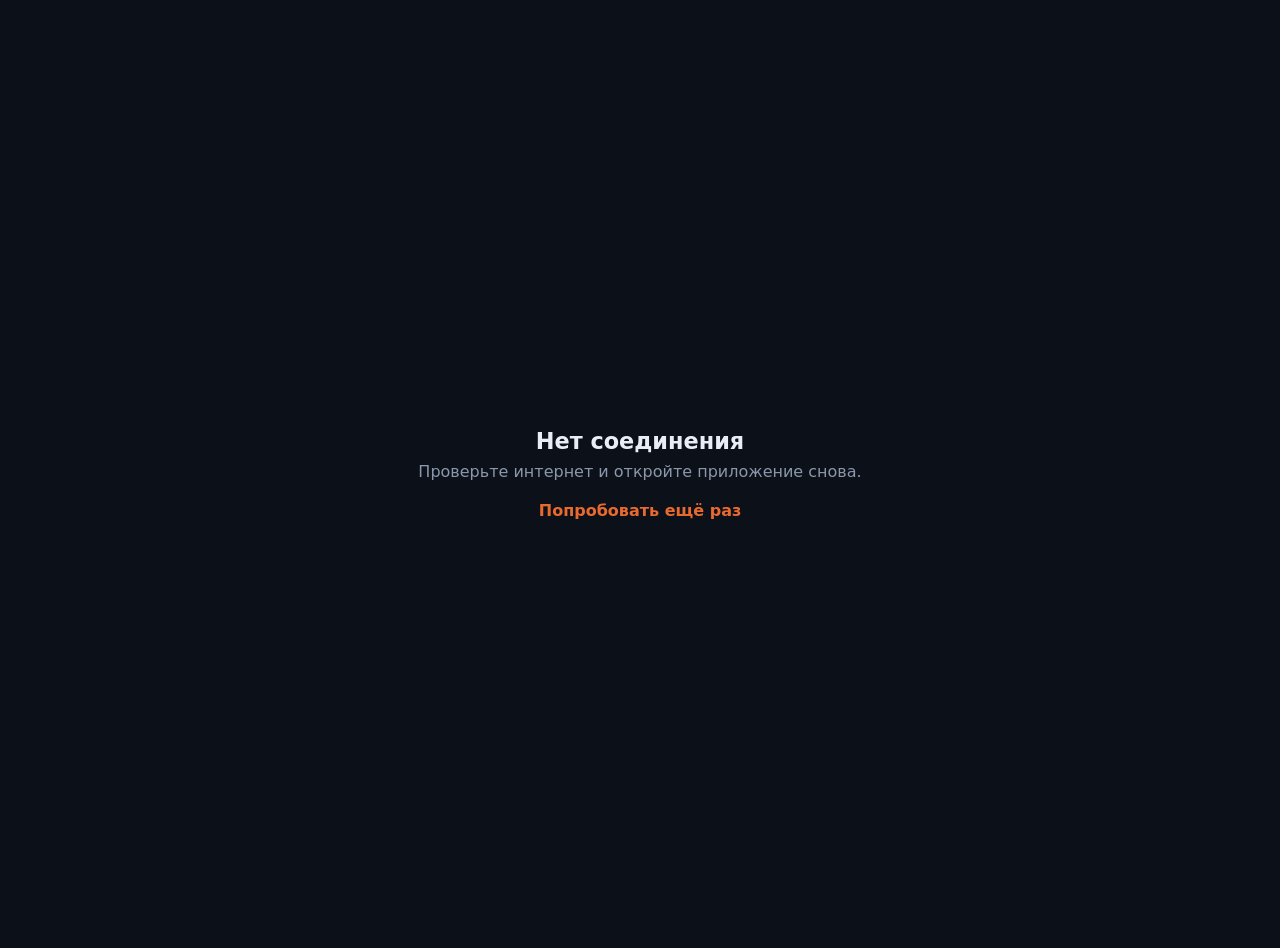
<file: app/offline.html>
<!DOCTYPE html>
<html lang="ru">
<head>
  <meta charset="UTF-8">
  <meta name="viewport" content="width=device-width, initial-scale=1, viewport-fit=cover">
  <title>Нет сети — Radio AI FM</title>
  <style>
    body {
      margin: 0;
      min-height: 100dvh;
      display: grid;
      place-items: center;
      background: #0c1018;
      color: #e8edf6;
      font-family: system-ui, -apple-system, sans-serif;
      text-align: center;
      padding: 24px;
    }
    h1 { font-size: 1.4rem; margin: 0 0 8px; }
    p { color: #8b97ab; margin: 0 0 20px; }
    a {
      color: #e86a2f;
      text-decoration: none;
      font-weight: 600;
    }
  </style>
</head>
<body>
  <div>
    <h1>Нет соединения</h1>
    <p>Проверьте интернет и откройте приложение снова.</p>
    <a href="./index.html">Попробовать ещё раз</a>
  </div>
</body>
</html>
</file>
